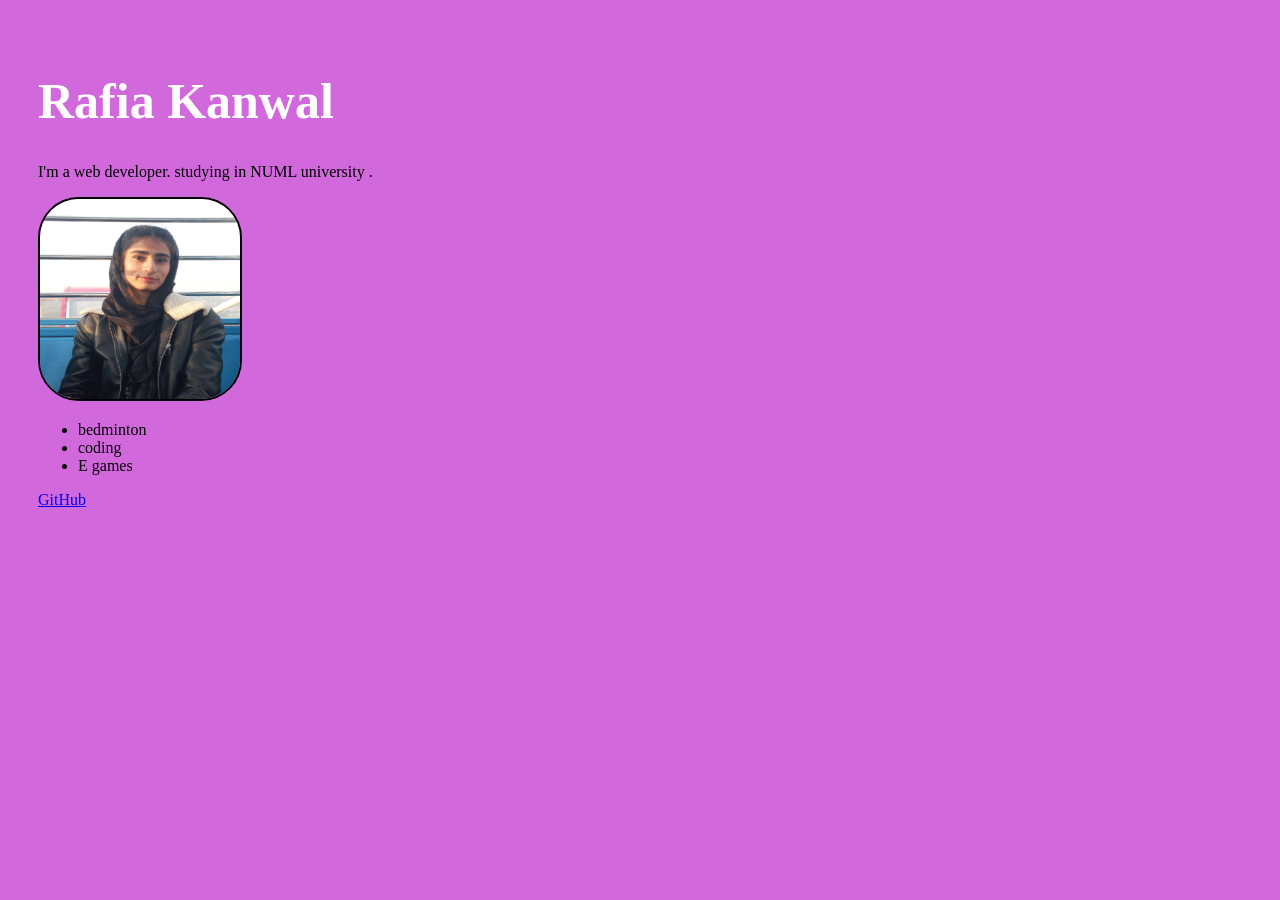
<file: internship tasks/task 1/index.html>
<!DOCTYPE html>
<html lang="en">
    <div class="container">
<head>
        <meta charset="UTF-8">
        <meta http-equiv="X-UA-Compatible" content="IE=edge">
        <meta name="viewport" content="width=device-width, initial-scale=1.0">
        <title>Task 1</title>
        <link rel="stylesheet" href="./style.css">
</head>
    <body>
        <h1 class="name">Rafia Kanwal</h1>
        <p> I'm a web developer. studying in NUML university . </p>
            <img src="./my-pic.jpeg" alt="hand and flower in water">
            <ul>
                <li>bedminton</li>
                <li>coding</li>
                <li>E games</li>
            </ul>
            <a href="https://www.github.com" target="_blank">GitHub</a>

    </body>
    </div>
    </html>
</file>
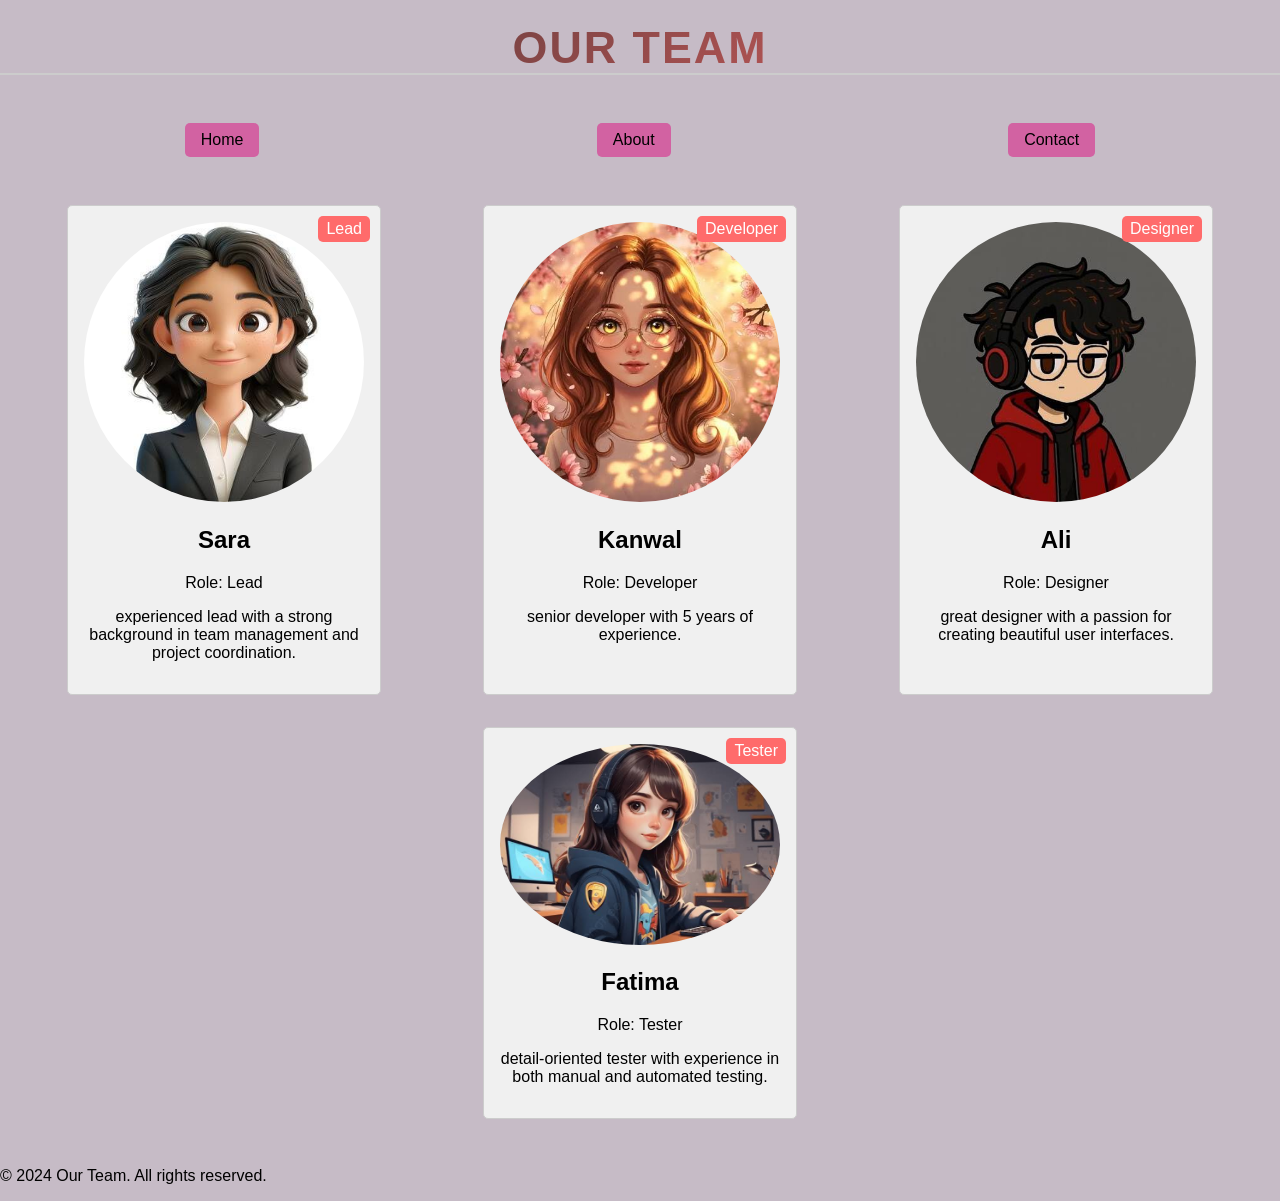
<file: internship tasks/task 2/index.html>
<!DOCTYPE html>
<html lang="en">
<head>
    <meta charset="UTF-8">
    <meta name="viewport" content="width=device-width, initial-scale=1.0">
    <title>Team Page</title>
    <link rel="stylesheet" href="style.css">
</head>
<body>
    <header>
        <h1 class="team-title">Our Team</h1>
        <nav>
            <a href="#home">Home</a>
            <a href="#about">About</a>
            <a href="#contact">Contact</a>
        </nav>
    </header>

    <main>
        
         
         <div class="team-container">
            <div class="team-card">
                <span class="badge">Lead</span>
                <img src="pic3.jpeg" alt="Member 3">
                <h2>Sara</h2>
                <p>Role: Lead</p>
                
                <p>experienced lead with a strong background in team management and project coordination.</p>
            </div>
            <div class="team-card">
                <span class="badge">Developer</span>
                <img src="pic1.jpeg" alt="Member 1">
                <h2> Kanwal</h2>
                <p>Role: Developer</p>
                <p>senior developer with 5 years of experience.</p>
            </div>
            <div class="team-card">
                <span class="badge">Designer</span>
                <img src="pic2.jpeg" alt="Member 2">
                <h2>Ali</h2>
                <p>Role: Designer</p>
                <p>great designer with a passion for creating beautiful user interfaces.</p>
            </div>
            
            <div class="team-card">
                <img src="pic4.jpeg" alt="Member 4">
                <h2>Fatima</h2>
                <p>Role: Tester</p>
                <span class="badge">Tester</span>
                <p>detail-oriented tester with experience in both manual and automated testing.</p>
            </div>
        </div>
        <footer>
            <p>&copy; 2024 Our Team. All rights reserved.</p>
    </main>
</body>
</html>
</file>
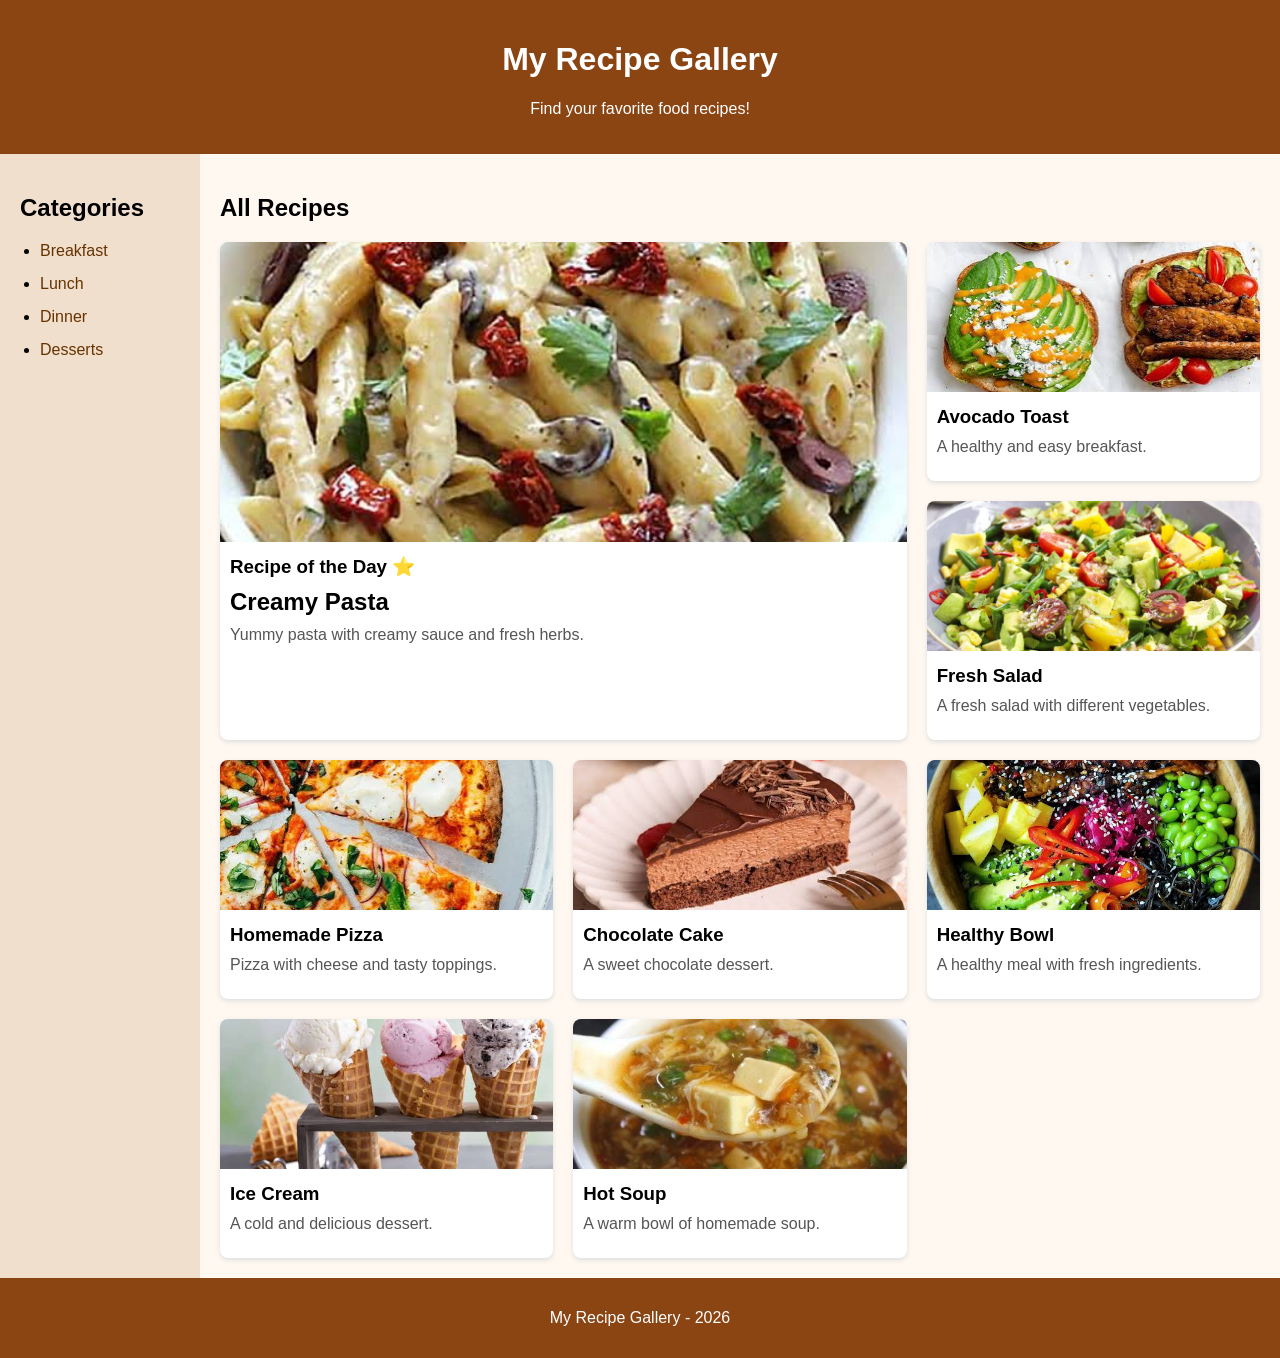
<file: internship tasks/task 3/index.html>
<!--
Assessment: Build a Grid-Based Recipe Gallery Page

Task: Create a single-page layout using CSS Grid as the main layout method for the overall page structure (not flexbox).

What to include:

* A header spanning the full width at the top, with a site title
* A filter/category sidebar on one side (e.g., Breakfast, Lunch, Dinner, Desserts)
* A main gallery area beside the sidebar, showing 6–8 recipe cards (image, title, short description)
* A footer spanning the full width at the bottom
* The recipe cards should be arranged in a multi-row, multi-column grid, not a single row
* One card should be a "Recipe of the Day" that spans extra columns and/or rows compared to the others
* On narrow screens, the sidebar should move above the gallery instead of sitting beside it, and the number of card columns should reduce

Deliverable: One webpage (HTML + CSS)

QnA:
Q: How did you define your overall page layout, named grid areas, or just rows/columns by number? Why that choice?
Q: What property did you use to make the "Recipe of the Day" card span extra space, and what would happen if you removed it?
Q: What exactly changed in your grid at the breakpoint, and how is adjusting a grid for smaller screens different from adjusting a flexbox layout?
-->

<!DOCTYPE html>
<html>
<head>
    <title>My Recipe Gallery</title>
    <link rel="stylesheet" href="style.css">
    <meta name="viewport" content="width=device-width, initial-scale=1.0">
</head>
<body>

    <div class="container">

        <header>
            <h1>My Recipe Gallery</h1>
            <p>Find your favorite food recipes!</p>
        </header>

        <aside>
            <h2>Categories</h2>
            <ul>
                <li><a href="#breakfast">Breakfast</a></li>
                <li><a href="#lunch">Lunch</a></li>
                <li><a href="#dinner">Dinner</a></li>
                <li><a href="#desserts">Desserts</a></li>
            </ul>
        </aside>

        <main>
            <h2>All Recipes</h2>

            <div class="recipe-grid">

                <div class="recipe featured" id="dinner">
                    <img src="./creamypasta.jpeg" alt="Pasta">
                    <h3>Recipe of the Day ⭐</h3>
                    <h2>Creamy Pasta</h2>
                    <p>Yummy pasta with creamy sauce and fresh herbs.</p>
                </div>

                <div class="recipe" id="breakfast">
                    <img src="./avocadotoast.jpeg" alt="Toast">
                    <h3>Avocado Toast</h3>
                    <p>A healthy and easy breakfast.</p>
                </div>

                <div class="recipe" id="lunch">
                    <img src="./freshsalad.jpeg" alt="Salad">
                    <h3>Fresh Salad</h3>
                    <p>A fresh salad with different vegetables.</p>
                </div>

                <div class="recipe">
                    <img src="./Homemade Pizza.jpeg" alt="Pizza">
                    <h3>Homemade Pizza</h3>
                    <p>Pizza with cheese and tasty toppings.</p>
                </div>

                <div class="recipe" id="desserts">
                    <img src="./Chocolate Cake.jpeg" alt="Cake">
                    <h3>Chocolate Cake</h3>
                    <p>A sweet chocolate dessert.</p>
                </div>

                <div class="recipe">
                    <img src="./Healthy Bowl.jpeg" alt="Healthy bowl">
                    <h3>Healthy Bowl</h3>
                    <p>A healthy meal with fresh ingredients.</p>
                </div>

                <div class="recipe">
                    <img src="./Ice Cream.jpeg" alt="Ice cream">
                    <h3>Ice Cream</h3>
                    <p>A cold and delicious dessert.</p>
                </div>

                <div class="recipe">
                    <img src="./Hot Soup.jpeg" alt="Soup">
                    <h3>Hot Soup</h3>
                    <p>A warm bowl of homemade soup.</p>
                </div>

            </div>
        </main>

        <footer>
            <p>My Recipe Gallery - 2026</p>
        </footer>

    </div>

</body>
</html>
</file>
<file: internship tasks/task 1/style.css>
body{
    background-color: #d169dd;
}
.name {
    font-size: 50px;
    color: white;
}
img {
    width: 200px;
    height: 200px;
    border-radius: 20%;
    border-width: 2px;
    border-style: solid;
    border-color: rgb(0, 0, 0);
}
.container {
    padding: 30px;
}
</file>
<file: internship tasks/task 2/style.css>
nav {
            display: flex;
            justify-content: space-around;
            
            padding: 1em;
        }
        a {
            text-decoration: none;
            color: black;
            background-color: #d262a2;
            padding: 0.5em 1em;
            border-radius: 5px;
        }
        img {
            width: 100%;
            height: auto;
            border-radius: 50%;
        }
        .team-container {
            display: flex;
            flex-wrap: wrap;
            justify-content: space-around;
            padding: 1em;
        }
        .team-card {
            position: relative;
            background-color: #f0f0f0;
            border: 1px solid #ccc;
            padding: 1em;
            margin: 1em;
            border-radius: 5px;
            text-align: center;
            width: calc(25% - 2em);
        }
        .badge {
            background-color: #ff6b6b;
            color: white;
            padding: 0.25em 0.5em;
            border-radius: 5px;
            position: absolute;
            right: 10px;
            top: 10px;
        }
        body {
            font-family: Arial, sans-serif;
            background-color: #c6bbc6;
            margin: 0;
            padding: 0;
        }
        h1 {
            text-align: center;
            margin-top: 0.5em;
            border-bottom: 2px solid #ccc;
        }
        .team-title {
           font-family: 'Arial Black', sans-serif;
           font-size: 2.8rem;
            font-weight: 800;
            text-align: center;
             text-transform: uppercase;
             letter-spacing: 2px;
             background: linear-gradient(135deg, #2b2b2b 0%, #ff6b6b 100%);
             background-clip: text;
             -webkit-background-clip: text;
             -webkit-text-fill-color: transparent;
             margin-bottom: 2rem;
        }
        
        @media (max-width: 768px) {
            nav {
                flex-direction: column;
                gap: 10px;
                align-items: center;
            }
           .team-card {
                width: calc(50% - 2em);
            }
        }
</file>
<file: internship tasks/task 3/style.css>
* {
    box-sizing: border-box;
}

body {
    margin: 0;
    font-family: Arial, sans-serif;
    background-color: #fff8f0;
}

.container {
    display: grid;
    grid-template-columns: 200px 1fr;
    grid-template-areas:
        "header header"
        "sidebar main"
        "footer footer";
    min-height: 100vh;
}

header {
    grid-area: header;
    background-color: #8b4513;
    color: white;
    text-align: center;
    padding: 20px;
}

aside {
    grid-area: sidebar;
    background-color: #f1dfcd;
    padding: 20px;
}

aside ul {
    padding-left: 20px;
}

aside li {
    margin: 15px 0;
}

aside a {
    color: #663300;
    text-decoration: none;
}

main {
    grid-area: main;
    padding: 20px;
}

.recipe-grid {
    display: grid;
    grid-template-columns: repeat(3, 1fr);
    gap: 20px;
}

.recipe {
    background-color: white;
    padding-bottom: 15px;
    border-radius: 8px;
    overflow: hidden;
    box-shadow: 0 2px 5px #ddd;
}

.recipe img {
    width: 100%;
    height: 150px;
    object-fit: cover;
}

.recipe h3,
.recipe h2,
.recipe p {
    margin: 10px;
}

.recipe p {
    color: #555;
}

/* Recipe of the day more space */
.featured {
    grid-column: span 2;
    grid-row: span 2;
}

.featured img {
    height: 300px;
}

footer {
    grid-area: footer;
    background-color: #8b4513;
    color: white;
    text-align: center;
    padding: 15px;
}

/* For tablets */
@media (max-width: 800px) {
    .container {
        grid-template-columns: 1fr;
        grid-template-areas:
            "header"
            "sidebar"
            "main"
            "footer";
    }

    aside ul {
        display: grid;
        grid-template-columns: repeat(2, 1fr);
    }

    .recipe-grid {
        grid-template-columns: repeat(2, 1fr);
    }

    .featured {
        grid-column: span 2;
        grid-row: span 1;
    }
}

/* For mobile phones */
@media (max-width: 500px) {
    .recipe-grid {
        grid-template-columns: 1fr;
    }

    .featured {
        grid-column: span 1;
        grid-row: span 1;
    }

    .featured img {
        height: 200px;
    }
}
</file>
